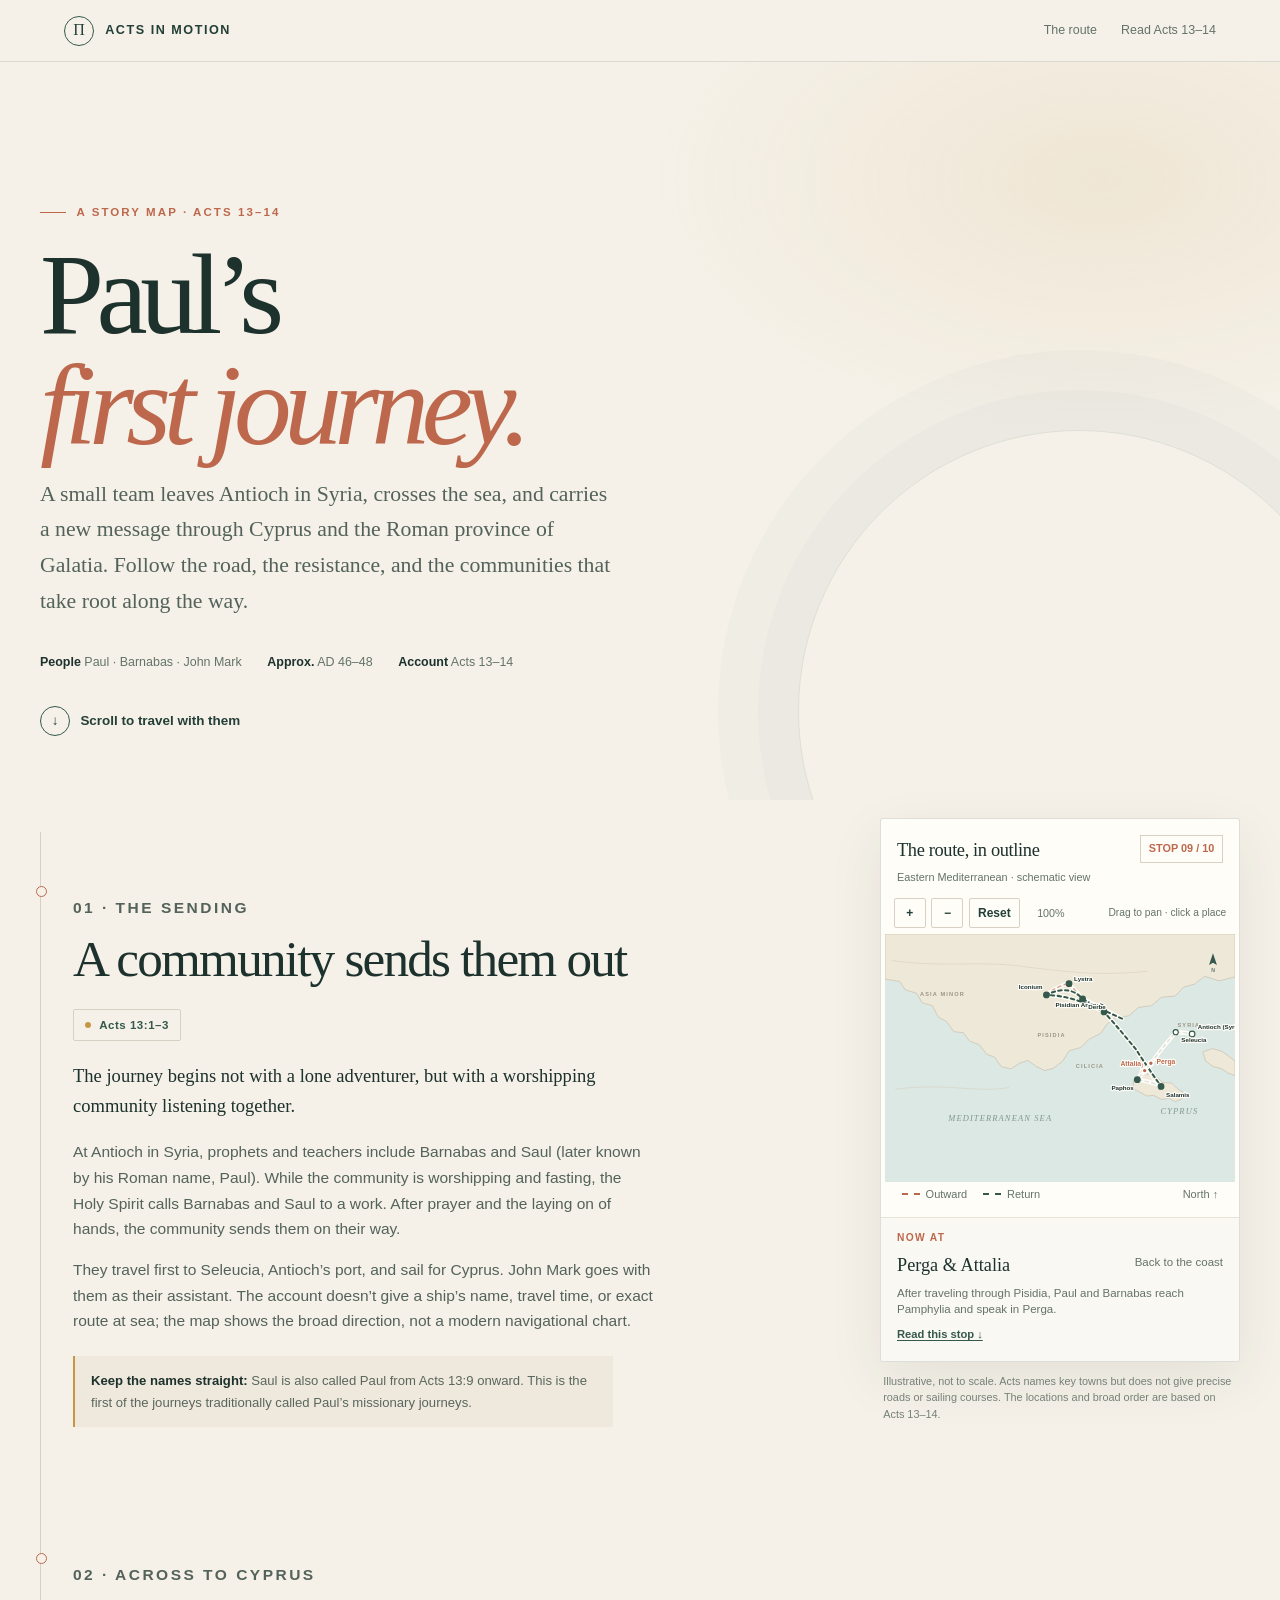
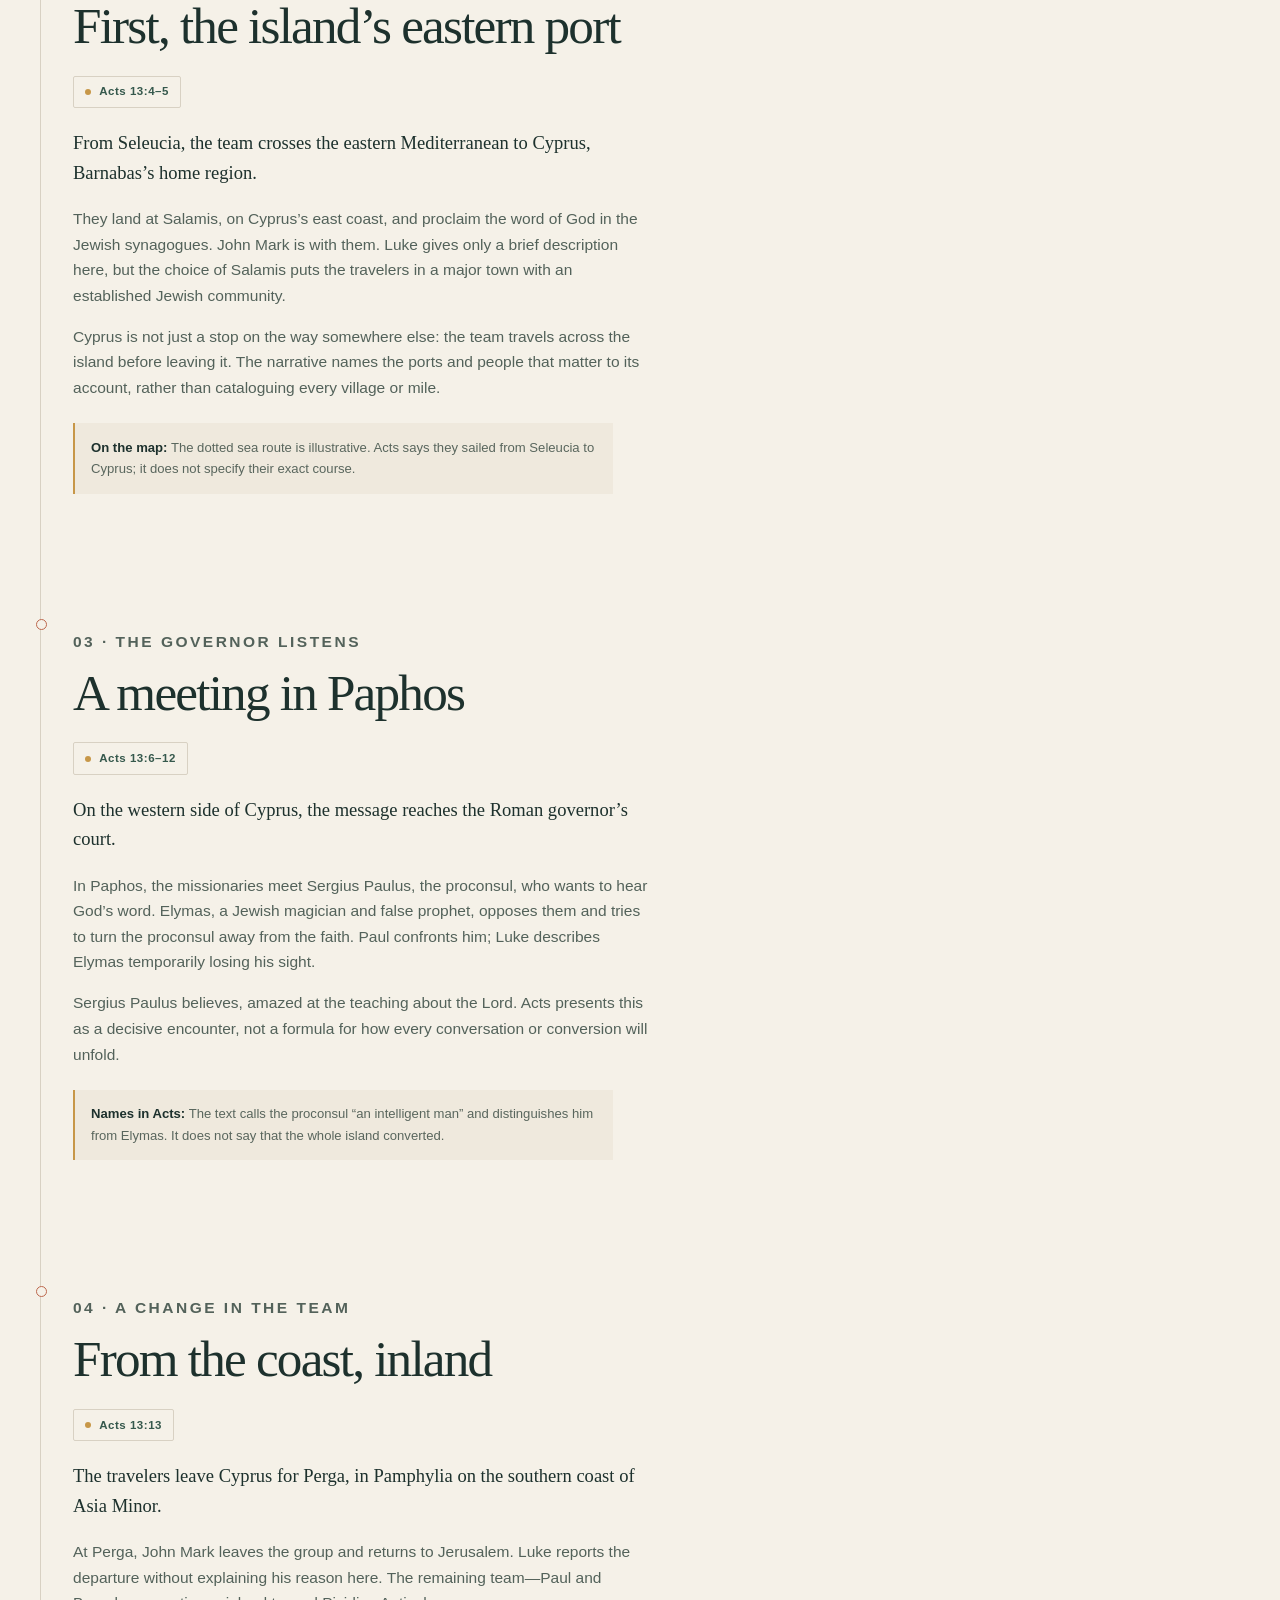
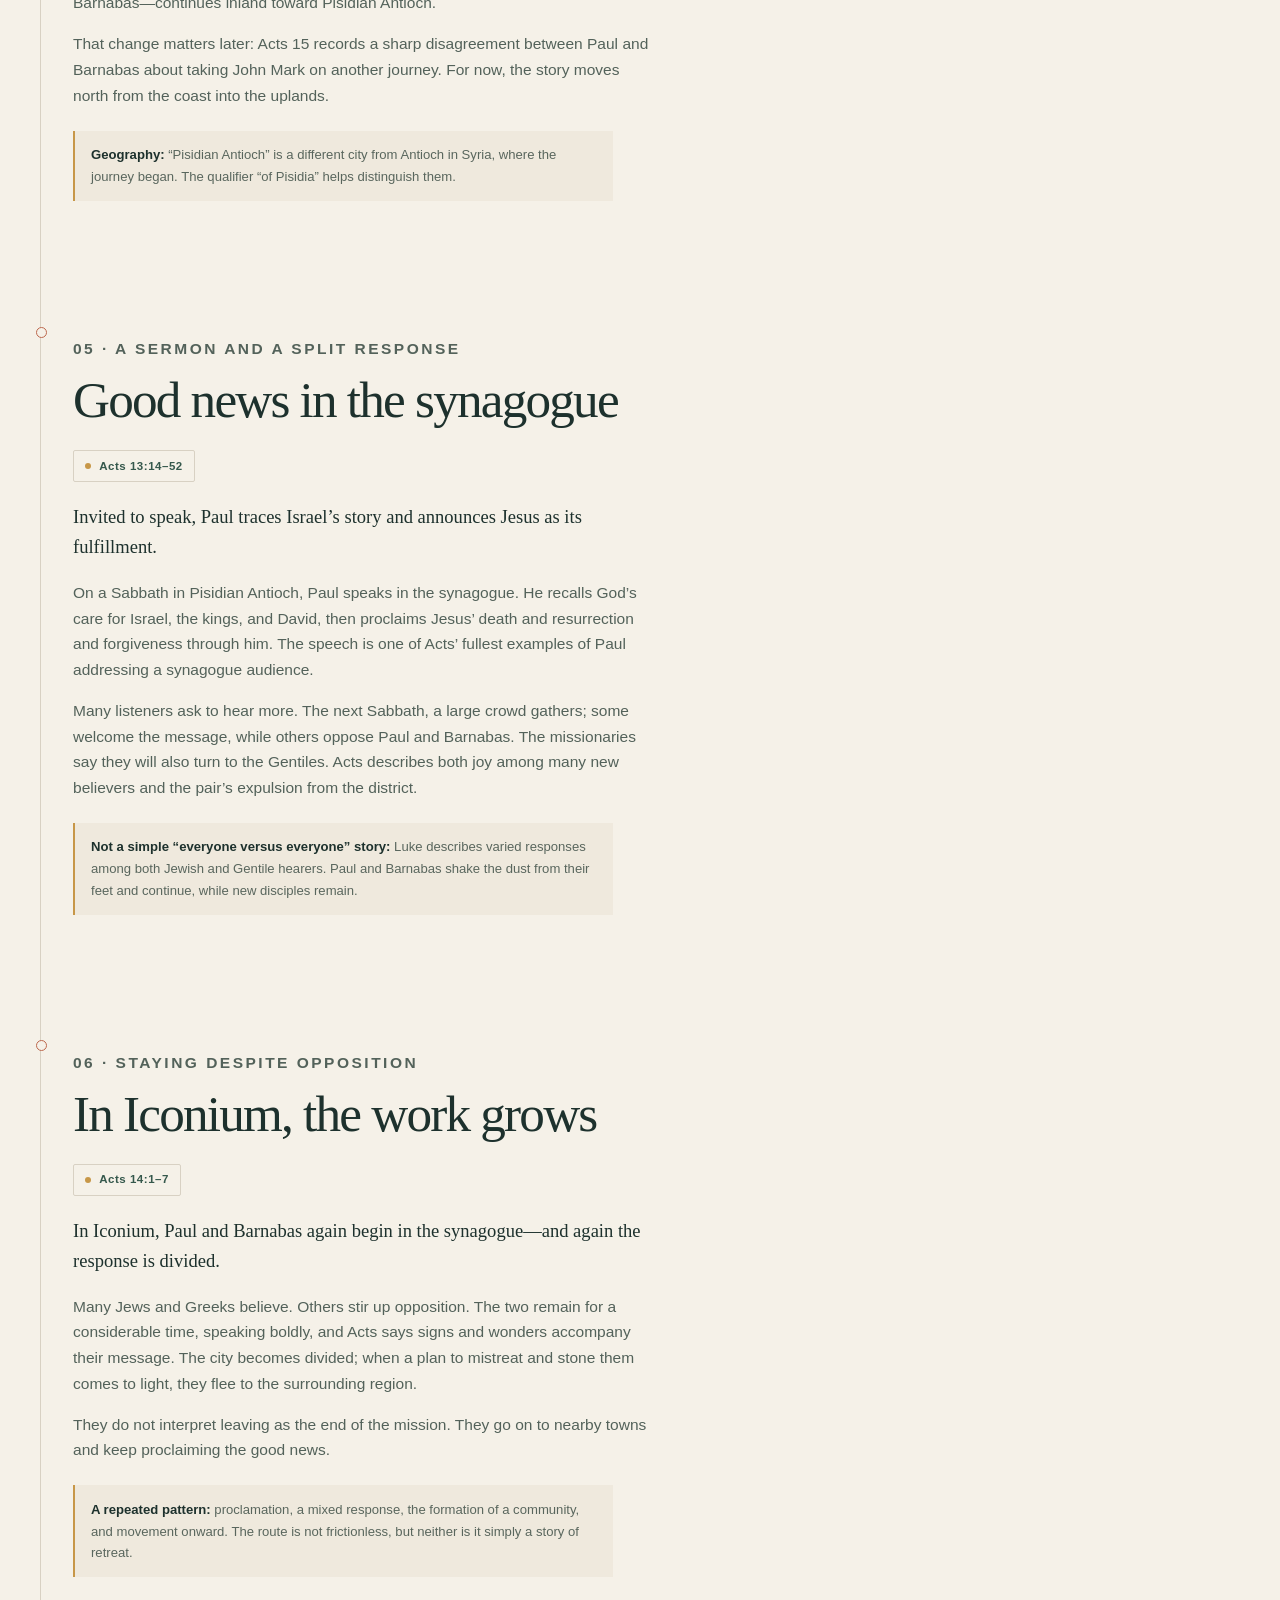
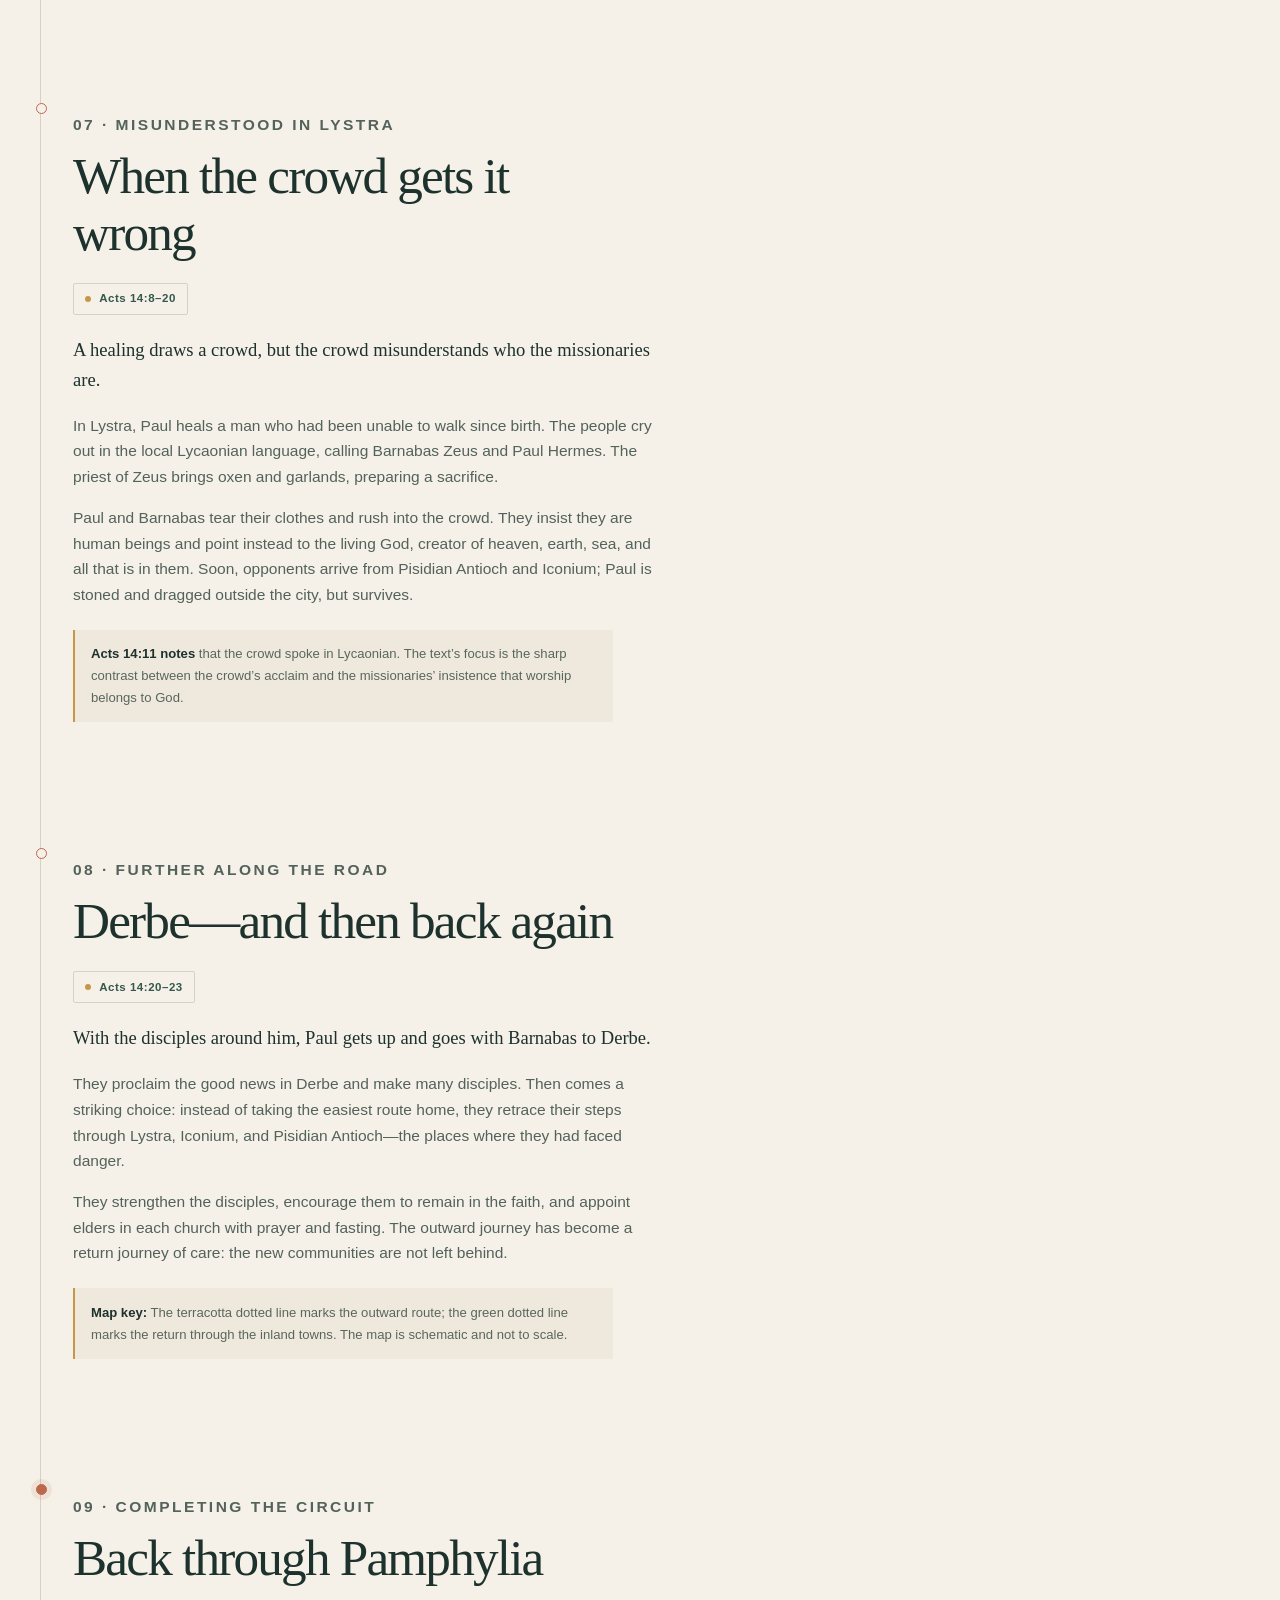
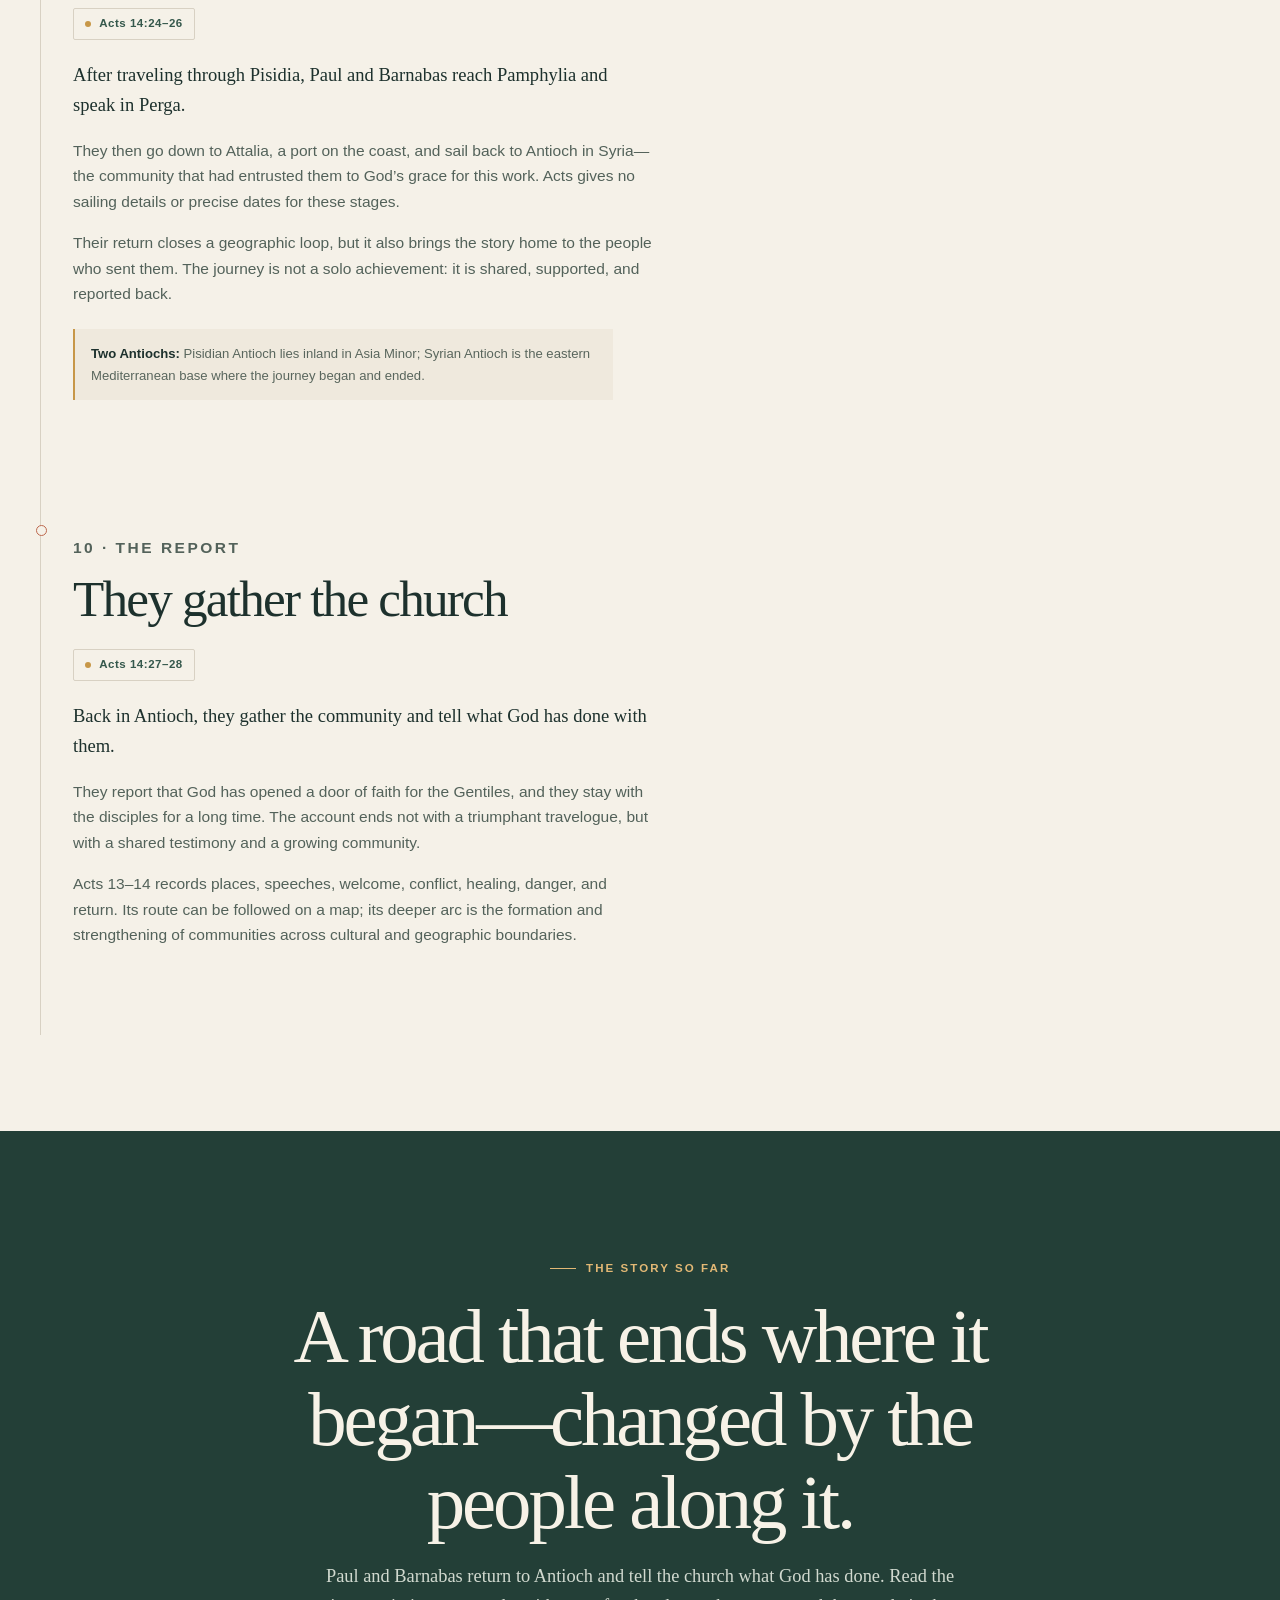
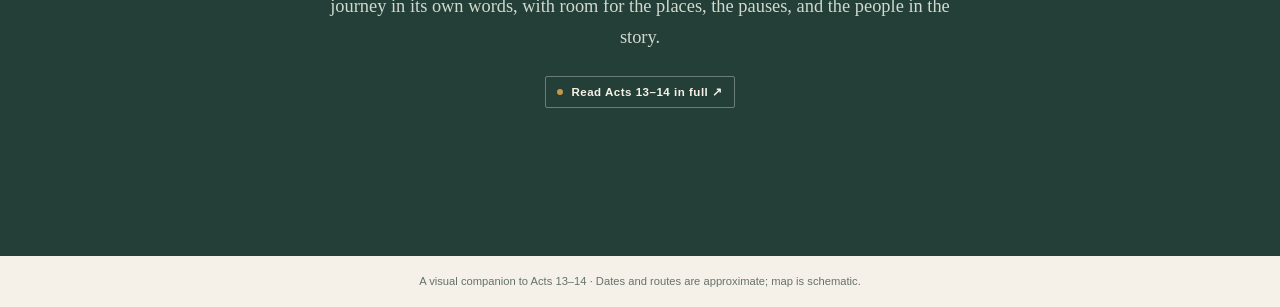
<file: index.html>
<!doctype html>
<html lang="en">
<head>
  <meta charset="utf-8">
  <meta name="viewport" content="width=device-width, initial-scale=1">
  <meta name="theme-color" content="#f5f1e8">
  <meta name="description" content="Follow Paul and Barnabas on their first missionary journey through Cyprus and southern Galatia, as told in Acts 13–14.">
  <title>Paul’s First Journey — A Story Map</title>
  <style>
    :root {
      color-scheme: light;
      --paper: #f5f1e8;
      --paper-deep: #ebe4d6;
      --ink: #1d312d;
      --muted: #64736a;
      --green: #35584c;
      --green-dark: #233f37;
      --terra: #bd684d;
      --gold: #c79748;
      --sea: #dce8e4;
      --line: #d8d1c3;
      --white: #fffdf8;
      --serif: Georgia, "Times New Roman", serif;
      --sans: "Segoe UI", "Helvetica Neue", Arial, sans-serif;
    }

    * { box-sizing: border-box; }
    html { scroll-behavior: smooth; scroll-padding-top: 5rem; }
    body {
      margin: 0;
      background: var(--paper);
      color: var(--ink);
      font-family: var(--sans);
      line-height: 1.65;
      -webkit-font-smoothing: antialiased;
    }
    a { color: inherit; }
    button { font: inherit; }
    .skip-link {
      position: fixed;
      top: .75rem;
      left: .75rem;
      z-index: 20;
      padding: .65rem 1rem;
      transform: translateY(-160%);
      background: var(--ink);
      color: white;
    }
    .skip-link:focus { transform: none; }
    .topbar {
      position: sticky;
      z-index: 10;
      top: 0;
      display: flex;
      align-items: center;
      justify-content: space-between;
      min-height: 62px;
      padding: 0 clamp(1.2rem, 5vw, 5rem);
      border-bottom: 1px solid rgba(29, 49, 45, .12);
      background: rgba(245, 241, 232, .94);
      backdrop-filter: blur(12px);
    }
    .brand {
      display: flex;
      gap: .7rem;
      align-items: center;
      color: var(--green-dark);
      font-size: .79rem;
      font-weight: 750;
      letter-spacing: .12em;
      text-decoration: none;
      text-transform: uppercase;
    }
    .brand-mark {
      display: grid;
      width: 30px;
      height: 30px;
      place-items: center;
      border: 1px solid var(--green);
      border-radius: 50%;
      font-family: var(--serif);
      font-size: 1rem;
      font-weight: 400;
      letter-spacing: 0;
    }
    .topbar nav { display: flex; gap: 1.5rem; }
    .topbar nav a {
      color: var(--muted);
      font-size: .78rem;
      text-decoration: none;
    }
    .topbar nav a:hover, .topbar nav a:focus-visible { color: var(--terra); }

    .hero {
      position: relative;
      overflow: hidden;
      padding: clamp(4.5rem, 11vw, 9.5rem) max(1.25rem, calc((100vw - 1200px) / 2)) 4rem;
      background:
        radial-gradient(ellipse at 86% 16%, rgba(199, 151, 72, .12), transparent 28rem),
        var(--paper);
    }
    .hero::after {
      position: absolute;
      right: -5rem;
      bottom: -12rem;
      width: 35rem;
      height: 35rem;
      border: 1px solid rgba(53, 88, 76, .12);
      border-radius: 50%;
      box-shadow: 0 0 0 2.5rem rgba(53, 88, 76, .025), 0 0 0 5rem rgba(53, 88, 76, .025);
      content: "";
      pointer-events: none;
    }
    .eyebrow {
      display: flex;
      gap: .65rem;
      align-items: center;
      margin: 0 0 1.1rem;
      color: var(--terra);
      font-size: .72rem;
      font-weight: 800;
      letter-spacing: .18em;
      text-transform: uppercase;
    }
    .eyebrow::before { width: 26px; height: 1px; background: currentColor; content: ""; }
    h1, h2, h3, p { margin-top: 0; }
    h1, h2, h3 { font-family: var(--serif); font-weight: 400; }
    h1 {
      max-width: 860px;
      margin-bottom: 1rem;
      font-size: clamp(3.5rem, 9vw, 7.7rem);
      letter-spacing: -.065em;
      line-height: .96;
    }
    h1 span { color: var(--terra); font-style: italic; }
    .hero-intro {
      max-width: 580px;
      margin-bottom: 2rem;
      color: #53625a;
      font-family: var(--serif);
      font-size: clamp(1.1rem, 2vw, 1.36rem);
      line-height: 1.65;
    }
    .hero-meta { display: flex; flex-wrap: wrap; gap: .65rem 1.6rem; color: var(--muted); font-size: .78rem; }
    .hero-meta strong { color: var(--ink); font-weight: 700; }
    .begin-link {
      display: inline-flex;
      gap: .65rem;
      align-items: center;
      margin-top: 2.1rem;
      color: var(--green-dark);
      font-size: .84rem;
      font-weight: 750;
      text-decoration: none;
    }
    .begin-link span { display: grid; width: 30px; height: 30px; place-items: center; border: 1px solid var(--green); border-radius: 50%; }

    .journey-layout {
      display: grid;
      grid-template-columns: minmax(0, 1.3fr) minmax(265px, .75fr);
      gap: clamp(1.75rem, 4vw, 4rem);
      width: min(1200px, calc(100% - 3rem));
      margin: 0 auto;
      align-items: start;
    }
    .chapters { padding: 2rem 0 6rem; }
    .chapter {
      position: relative;
      min-height: 64vh;
      padding: clamp(2.5rem, 7vh, 5.5rem) 0 clamp(3rem, 8vh, 6.5rem) 2rem;
      border-left: 1px solid var(--line);
      scroll-margin-top: 5.5rem;
    }
    .chapter:last-child { min-height: 50vh; }
    .chapter::before {
      position: absolute;
      top: 3.35rem;
      left: -5px;
      width: 9px;
      height: 9px;
      border: 1px solid var(--terra);
      border-radius: 50%;
      background: var(--paper);
      content: "";
      transition: background .25s, box-shadow .25s;
    }
    .chapter.is-active::before { background: var(--terra); box-shadow: 0 0 0 5px rgba(189, 104, 77, .12); }
    .chapter-number { margin-bottom: .65rem; color: var(--terra); font-size: .7rem; font-weight: 800; letter-spacing: .16em; text-transform: uppercase; }
    .chapter h2 { max-width: 560px; margin-bottom: 1rem; font-size: clamp(2rem, 4vw, 3.25rem); letter-spacing: -.035em; line-height: 1.1; }
    .chapter p { max-width: 580px; color: #53625a; font-size: .97rem; }
    .chapter .lead { color: var(--ink); font-family: var(--serif); font-size: 1.16rem; line-height: 1.6; }
    .scripture {
      display: inline-flex;
      align-items: center;
      gap: .5rem;
      margin: .35rem 0 1.25rem;
      padding: .35rem .7rem;
      border: 1px solid var(--line);
      border-radius: 2px;
      color: var(--green);
      font-size: .72rem;
      font-weight: 750;
      letter-spacing: .045em;
      text-decoration: none;
    }
    .scripture::before { width: 6px; height: 6px; border-radius: 50%; background: var(--gold); content: ""; }
    .scripture:hover { border-color: var(--green); }
    .note {
      max-width: 540px;
      margin-top: 1.4rem;
      padding: .85rem 1rem;
      border-left: 2px solid var(--gold);
      background: rgba(235, 228, 214, .55);
      color: #59665d;
      font-size: .82rem;
    }
    .note strong { color: var(--ink); }

    .map-column { position: sticky; top: 78px; width: 100%; max-width: 360px; justify-self: end; padding: 1.1rem 0 2rem; }
    .map-card {
      overflow: hidden;
      border: 1px solid rgba(29, 49, 45, .15);
      border-radius: 3px;
      background: var(--white);
      box-shadow: 0 18px 55px rgba(43, 53, 44, .08);
    }
    .map-heading { display: flex; justify-content: space-between; gap: .6rem; align-items: flex-start; padding: 1rem 1rem .5rem; }
    .map-heading h2 { margin: 0; font-size: 1.15rem; letter-spacing: -.02em; }
    .map-heading p { margin: .2rem 0 0; color: var(--muted); font-size: .68rem; }
    .map-counter { padding: .25rem .48rem; border: 1px solid var(--line); color: var(--terra); font-size: .68rem; font-weight: 800; white-space: nowrap; }
    .map-compact-place { display: none; max-width: 10rem; overflow: hidden; color: var(--muted); font-size: .7rem; text-overflow: ellipsis; white-space: nowrap; }
    .map-body[hidden] { display: none; }
    .map-controls { display: flex; gap: .35rem; align-items: center; padding: .25rem .8rem .35rem; }
    .map-controls button, .map-toggle {
      min-width: 32px;
      min-height: 30px;
      padding: .25rem .5rem;
      border: 1px solid var(--line);
      border-radius: 2px;
      background: var(--white);
      color: var(--green-dark);
      cursor: pointer;
      font-size: .75rem;
      font-weight: 700;
    }
    .map-controls button:hover, .map-toggle:hover { border-color: var(--green); background: #f3f5ef; }
    .map-controls button:focus-visible, .map-toggle:focus-visible, .map-pin:focus-visible { outline: 3px solid var(--gold); outline-offset: 2px; }
    .map-controls .zoom-level { min-width: 3.2rem; color: var(--muted); font-size: .67rem; text-align: center; }
    .map-controls .map-help { margin-left: auto; color: var(--muted); font-size: .64rem; }
    .map-toggle { display: none; min-width: auto; white-space: nowrap; }
    .map-viewport { padding: 0 .25rem; overflow: hidden; }
    .map-viewport svg { display: block; width: 100%; height: auto; }
    .land { fill: #eee8d9; stroke: #cfc7b5; stroke-width: 1.5; }
    .coast-detail { fill: none; stroke: #d7cebd; stroke-width: 1; }
    .water-label { fill: #809790; font-family: var(--serif); font-size: 15px; font-style: italic; letter-spacing: 2px; }
    .region-label { fill: #9a9585; font-family: var(--sans); font-size: 10px; font-weight: 700; letter-spacing: 2px; }
    .route-under { fill: none; stroke: #fffdf8; stroke-linecap: round; stroke-linejoin: round; stroke-width: 7; }
    .route-line { fill: none; stroke: var(--terra); stroke-dasharray: 6 6; stroke-linecap: round; stroke-linejoin: round; stroke-width: 2.5; }
    .route-part { opacity: .16; transition: opacity .3s, stroke-width .3s; }
    .route-part.is-past { opacity: .62; }
    .route-part.is-active { opacity: 1; stroke-width: 3.6; }
    .route-return { stroke: var(--green); }
    .route-return.is-active { stroke-width: 3.6; }
    .map-pin { cursor: pointer; }
    .map-pin circle { fill: var(--white); stroke: var(--green); stroke-width: 2; transition: fill .2s, r .2s; }
    .map-pin.is-active circle { fill: var(--terra); stroke: white; stroke-width: 3; }
    .map-pin.is-past circle { fill: var(--green); }
    .map-pin text { fill: var(--ink); font-family: var(--sans); font-size: 11px; font-weight: 700; paint-order: stroke; stroke: var(--white); stroke-linejoin: round; stroke-width: 4px; }
    .map-pin.is-active text { fill: var(--terra); font-size: 12px; }
    .map-caption { display: flex; justify-content: space-between; gap: .8rem; align-items: center; padding: .15rem 1.3rem .9rem; color: var(--muted); font-size: .69rem; }
    .legend { display: flex; gap: 1rem; align-items: center; }
    .legend-item { display: inline-flex; gap: .36rem; align-items: center; }
    .legend-line { width: 18px; border-top: 2px dashed var(--terra); }
    .legend-line.return { border-color: var(--green); }
    .map-current { min-height: 78px; padding: .75rem 1rem .9rem; border-top: 1px solid #e8e3d9; background: #faf8f2; }
    .map-current small { display: block; margin-bottom: .15rem; color: var(--terra); font-size: .64rem; font-weight: 800; letter-spacing: .13em; text-transform: uppercase; }
    .map-current strong { font-family: var(--serif); font-size: 1.14rem; font-weight: 400; }
    .map-current span { float: right; padding-top: .2rem; color: var(--muted); font-size: .72rem; }
    .map-description { margin: .3rem 0 0; color: #64736a; font-size: .72rem; line-height: 1.45; }
    .map-read-link { display: inline-block; margin-top: .45rem; color: var(--green); font-size: .7rem; font-weight: 750; text-decoration-thickness: 1px; text-underline-offset: 2px; }
    .map-note { margin: .7rem .2rem 0; color: #758078; font-size: .68rem; line-height: 1.5; }

    .closing {
      padding: clamp(4rem, 10vw, 8rem) 1.5rem;
      background: var(--green-dark);
      color: #f7f2e7;
      text-align: center;
    }
    .closing .eyebrow { justify-content: center; color: #e2b875; }
    .closing h2 { max-width: 780px; margin: 0 auto 1rem; font-size: clamp(2.5rem, 6vw, 5rem); letter-spacing: -.04em; line-height: 1.08; }
    .closing > p:not(.eyebrow) { max-width: 650px; margin: 0 auto; color: #d1d9cf; font-family: var(--serif); font-size: 1.15rem; }
    .closing .scripture { margin-top: 1.5rem; border-color: rgba(255,255,255,.32); color: #f7f2e7; }
    .footer { padding: 1rem; color: var(--muted); font-size: .7rem; text-align: center; }
    .no-script { margin: 1rem; padding: .75rem; background: #fff3d4; color: #493c22; font-size: .85rem; }

    @media (max-width: 850px) {
      .hero { padding-top: 5.5rem; }
      .journey-layout { grid-template-columns: 1fr; gap: 0; width: min(650px, calc(100% - 2.5rem)); }
      .map-column { position: relative; top: auto; width: 100%; max-width: none; justify-self: stretch; z-index: 5; order: -1; padding: .35rem 0 .1rem; }
      .map-column.is-collapsed { position: sticky; top: 55px; }
      .map-card { box-shadow: 0 8px 24px rgba(43, 53, 44, .12); }
      .map-heading { align-items: center; padding: .45rem .7rem; }
      .map-heading h2 { font-size: .98rem; }
      .map-heading p { display: none; }
      .map-compact-place { display: inline-block; }
      .map-toggle { display: inline-block; }
      .map-viewport { max-height: 34vh; }
      .map-viewport svg { width: min(100%, 280px); max-height: 32vh; margin: 0 auto; }
      .map-caption { padding: 0 .8rem .45rem; font-size: .63rem; }
      .map-current { min-height: 0; padding: .55rem .8rem .65rem; }
      .map-current strong { font-size: .96rem; }
      .map-current span { font-size: .64rem; }
      .map-description { font-size: .68rem; }
      .map-note { display: none; }
      .chapters { padding-top: .5rem; }
      .chapter { min-height: 64vh; padding: 3rem 0 4rem 1.4rem; }
      .chapter::before { top: 3.45rem; }
    }
    @media (max-width: 520px) {
      .map-counter { display: none; }
      .map-controls .map-help { display: none; }
    }
    @media (max-width: 520px) {
      .topbar { min-height: 56px; padding: 0 1rem; }
      .topbar nav { gap: .8rem; }
      .topbar nav a { font-size: .7rem; }
      .brand { font-size: .68rem; }
      .brand-mark { width: 27px; height: 27px; }
      .hero { padding: 4.5rem 1.25rem 3.5rem; }
      h1 { font-size: clamp(3.15rem, 16vw, 5rem); }
      .hero-meta { gap: .4rem 1rem; font-size: .72rem; }
      .map-column { top: 50px; }
      .map-viewport { max-height: 32vh; }
      .map-viewport svg { max-height: 32vh; }
      .legend { gap: .6rem; }
      .chapter { min-height: 66vh; }
      .chapter p { font-size: .92rem; }
    }
    @media (prefers-reduced-motion: reduce) {
      *, *::before, *::after { scroll-behavior: auto !important; transition-duration: .01ms !important; }
    }
  </style>
</head>
<body>
  <a class="skip-link" href="#journey">Skip to the journey</a>
  <header class="topbar">
    <a class="brand" href="#top" aria-label="Paul’s First Journey, top of page"><span class="brand-mark">π</span> Acts in motion</a>
    <nav aria-label="Page navigation">
      <a href="#journey">The route</a>
      <a href="#reading">Read Acts 13–14</a>
    </nav>
  </header>

  <main id="top">
    <section class="hero" aria-labelledby="page-title">
      <p class="eyebrow">A story map · Acts 13–14</p>
      <h1 id="page-title">Paul’s<br><span>first journey.</span></h1>
      <p class="hero-intro">A small team leaves Antioch in Syria, crosses the sea, and carries a new message through Cyprus and the Roman province of Galatia. Follow the road, the resistance, and the communities that take root along the way.</p>
      <div class="hero-meta" aria-label="Journey details">
        <span><strong>People</strong> Paul · Barnabas · John Mark</span>
        <span><strong>Approx.</strong> AD 46–48</span>
        <span><strong>Account</strong> Acts 13–14</span>
      </div>
      <a class="begin-link" href="#journey"><span aria-hidden="true">↓</span> Scroll to travel with them</a>
    </section>

    <section class="journey-layout" id="journey" aria-label="Journey map and story">
      <div class="chapters">
        <article class="chapter is-active" id="chapter-1" data-stop="1" data-place="Antioch in Syria" data-region="Departure · Syria">
          <p class="chapter-number">01 · The sending</p>
          <h2>A community sends them out</h2>
          <a class="scripture" href="https://www.biblegateway.com/passage/?search=Acts%2013%3A1-3&version=NRSVUE" target="_blank" rel="noopener noreferrer">Acts 13:1–3</a>
          <p class="lead">The journey begins not with a lone adventurer, but with a worshipping community listening together.</p>
          <p>At Antioch in Syria, prophets and teachers include Barnabas and Saul (later known by his Roman name, Paul). While the community is worshipping and fasting, the Holy Spirit calls Barnabas and Saul to a work. After prayer and the laying on of hands, the community sends them on their way.</p>
          <p>They travel first to Seleucia, Antioch’s port, and sail for Cyprus. John Mark goes with them as their assistant. The account doesn’t give a ship’s name, travel time, or exact route at sea; the map shows the broad direction, not a modern navigational chart.</p>
          <div class="note"><strong>Keep the names straight:</strong> Saul is also called Paul from Acts 13:9 onward. This is the first of the journeys traditionally called Paul’s missionary journeys.</div>
        </article>

        <article class="chapter" id="chapter-2" data-stop="2" data-place="Salamis · Cyprus" data-region="Arrival · Cyprus">
          <p class="chapter-number">02 · Across to Cyprus</p>
          <h2>First, the island’s eastern port</h2>
          <a class="scripture" href="https://www.biblegateway.com/passage/?search=Acts%2013%3A4-5&version=NRSVUE" target="_blank" rel="noopener noreferrer">Acts 13:4–5</a>
          <p class="lead">From Seleucia, the team crosses the eastern Mediterranean to Cyprus, Barnabas’s home region.</p>
          <p>They land at Salamis, on Cyprus’s east coast, and proclaim the word of God in the Jewish synagogues. John Mark is with them. Luke gives only a brief description here, but the choice of Salamis puts the travelers in a major town with an established Jewish community.</p>
          <p>Cyprus is not just a stop on the way somewhere else: the team travels across the island before leaving it. The narrative names the ports and people that matter to its account, rather than cataloguing every village or mile.</p>
          <div class="note"><strong>On the map:</strong> The dotted sea route is illustrative. Acts says they sailed from Seleucia to Cyprus; it does not specify their exact course.</div>
        </article>

        <article class="chapter" id="chapter-3" data-stop="3" data-place="Paphos · Cyprus" data-region="The western coast">
          <p class="chapter-number">03 · The governor listens</p>
          <h2>A meeting in Paphos</h2>
          <a class="scripture" href="https://www.biblegateway.com/passage/?search=Acts%2013%3A6-12&version=NRSVUE" target="_blank" rel="noopener noreferrer">Acts 13:6–12</a>
          <p class="lead">On the western side of Cyprus, the message reaches the Roman governor’s court.</p>
          <p>In Paphos, the missionaries meet Sergius Paulus, the proconsul, who wants to hear God’s word. Elymas, a Jewish magician and false prophet, opposes them and tries to turn the proconsul away from the faith. Paul confronts him; Luke describes Elymas temporarily losing his sight.</p>
          <p>Sergius Paulus believes, amazed at the teaching about the Lord. Acts presents this as a decisive encounter, not a formula for how every conversation or conversion will unfold.</p>
          <div class="note"><strong>Names in Acts:</strong> The text calls the proconsul “an intelligent man” and distinguishes him from Elymas. It does not say that the whole island converted.</div>
        </article>

        <article class="chapter" id="chapter-4" data-stop="4" data-place="Perga · Pamphylia" data-region="Across to Asia Minor">
          <p class="chapter-number">04 · A change in the team</p>
          <h2>From the coast, inland</h2>
          <a class="scripture" href="https://www.biblegateway.com/passage/?search=Acts%2013%3A13&version=NRSVUE" target="_blank" rel="noopener noreferrer">Acts 13:13</a>
          <p class="lead">The travelers leave Cyprus for Perga, in Pamphylia on the southern coast of Asia Minor.</p>
          <p>At Perga, John Mark leaves the group and returns to Jerusalem. Luke reports the departure without explaining his reason here. The remaining team—Paul and Barnabas—continues inland toward Pisidian Antioch.</p>
          <p>That change matters later: Acts 15 records a sharp disagreement between Paul and Barnabas about taking John Mark on another journey. For now, the story moves north from the coast into the uplands.</p>
          <div class="note"><strong>Geography:</strong> “Pisidian Antioch” is a different city from Antioch in Syria, where the journey began. The qualifier “of Pisidia” helps distinguish them.</div>
        </article>

        <article class="chapter" id="chapter-5" data-stop="5" data-place="Pisidian Antioch" data-region="The highlands · Galatia">
          <p class="chapter-number">05 · A sermon and a split response</p>
          <h2>Good news in the synagogue</h2>
          <a class="scripture" href="https://www.biblegateway.com/passage/?search=Acts%2013%3A14-52&version=NRSVUE" target="_blank" rel="noopener noreferrer">Acts 13:14–52</a>
          <p class="lead">Invited to speak, Paul traces Israel’s story and announces Jesus as its fulfillment.</p>
          <p>On a Sabbath in Pisidian Antioch, Paul speaks in the synagogue. He recalls God’s care for Israel, the kings, and David, then proclaims Jesus’ death and resurrection and forgiveness through him. The speech is one of Acts’ fullest examples of Paul addressing a synagogue audience.</p>
          <p>Many listeners ask to hear more. The next Sabbath, a large crowd gathers; some welcome the message, while others oppose Paul and Barnabas. The missionaries say they will also turn to the Gentiles. Acts describes both joy among many new believers and the pair’s expulsion from the district.</p>
          <div class="note"><strong>Not a simple “everyone versus everyone” story:</strong> Luke describes varied responses among both Jewish and Gentile hearers. Paul and Barnabas shake the dust from their feet and continue, while new disciples remain.</div>
        </article>

        <article class="chapter" id="chapter-6" data-stop="6" data-place="Iconium" data-region="A new city">
          <p class="chapter-number">06 · Staying despite opposition</p>
          <h2>In Iconium, the work grows</h2>
          <a class="scripture" href="https://www.biblegateway.com/passage/?search=Acts%2014%3A1-7&version=NRSVUE" target="_blank" rel="noopener noreferrer">Acts 14:1–7</a>
          <p class="lead">In Iconium, Paul and Barnabas again begin in the synagogue—and again the response is divided.</p>
          <p>Many Jews and Greeks believe. Others stir up opposition. The two remain for a considerable time, speaking boldly, and Acts says signs and wonders accompany their message. The city becomes divided; when a plan to mistreat and stone them comes to light, they flee to the surrounding region.</p>
          <p>They do not interpret leaving as the end of the mission. They go on to nearby towns and keep proclaiming the good news.</p>
          <div class="note"><strong>A repeated pattern:</strong> proclamation, a mixed response, the formation of a community, and movement onward. The route is not frictionless, but neither is it simply a story of retreat.</div>
        </article>

        <article class="chapter" id="chapter-7" data-stop="7" data-place="Lystra" data-region="The Lycaonian countryside">
          <p class="chapter-number">07 · Misunderstood in Lystra</p>
          <h2>When the crowd gets it wrong</h2>
          <a class="scripture" href="https://www.biblegateway.com/passage/?search=Acts%2014%3A8-20&version=NRSVUE" target="_blank" rel="noopener noreferrer">Acts 14:8–20</a>
          <p class="lead">A healing draws a crowd, but the crowd misunderstands who the missionaries are.</p>
          <p>In Lystra, Paul heals a man who had been unable to walk since birth. The people cry out in the local Lycaonian language, calling Barnabas Zeus and Paul Hermes. The priest of Zeus brings oxen and garlands, preparing a sacrifice.</p>
          <p>Paul and Barnabas tear their clothes and rush into the crowd. They insist they are human beings and point instead to the living God, creator of heaven, earth, sea, and all that is in them. Soon, opponents arrive from Pisidian Antioch and Iconium; Paul is stoned and dragged outside the city, but survives.</p>
          <div class="note"><strong>Acts 14:11 notes</strong> that the crowd spoke in Lycaonian. The text’s focus is the sharp contrast between the crowd’s acclaim and the missionaries’ insistence that worship belongs to God.</div>
        </article>

        <article class="chapter" id="chapter-8" data-stop="8" data-place="Derbe" data-region="The outward turning point">
          <p class="chapter-number">08 · Further along the road</p>
          <h2>Derbe—and then back again</h2>
          <a class="scripture" href="https://www.biblegateway.com/passage/?search=Acts%2014%3A20-23&version=NRSVUE" target="_blank" rel="noopener noreferrer">Acts 14:20–23</a>
          <p class="lead">With the disciples around him, Paul gets up and goes with Barnabas to Derbe.</p>
          <p>They proclaim the good news in Derbe and make many disciples. Then comes a striking choice: instead of taking the easiest route home, they retrace their steps through Lystra, Iconium, and Pisidian Antioch—the places where they had faced danger.</p>
          <p>They strengthen the disciples, encourage them to remain in the faith, and appoint elders in each church with prayer and fasting. The outward journey has become a return journey of care: the new communities are not left behind.</p>
          <div class="note"><strong>Map key:</strong> The terracotta dotted line marks the outward route; the green dotted line marks the return through the inland towns. The map is schematic and not to scale.</div>
        </article>

        <article class="chapter" id="chapter-9" data-stop="9" data-place="Perga & Attalia" data-region="Back to the coast">
          <p class="chapter-number">09 · Completing the circuit</p>
          <h2>Back through Pamphylia</h2>
          <a class="scripture" href="https://www.biblegateway.com/passage/?search=Acts%2014%3A24-26&version=NRSVUE" target="_blank" rel="noopener noreferrer">Acts 14:24–26</a>
          <p class="lead">After traveling through Pisidia, Paul and Barnabas reach Pamphylia and speak in Perga.</p>
          <p>They then go down to Attalia, a port on the coast, and sail back to Antioch in Syria—the community that had entrusted them to God’s grace for this work. Acts gives no sailing details or precise dates for these stages.</p>
          <p>Their return closes a geographic loop, but it also brings the story home to the people who sent them. The journey is not a solo achievement: it is shared, supported, and reported back.</p>
          <div class="note"><strong>Two Antiochs:</strong> Pisidian Antioch lies inland in Asia Minor; Syrian Antioch is the eastern Mediterranean base where the journey began and ended.</div>
        </article>

        <article class="chapter" id="chapter-10" data-stop="10" data-place="Antioch in Syria" data-region="Home · and the story continues">
          <p class="chapter-number">10 · The report</p>
          <h2>They gather the church</h2>
          <a class="scripture" href="https://www.biblegateway.com/passage/?search=Acts%2014%3A27-28&version=NRSVUE" target="_blank" rel="noopener noreferrer">Acts 14:27–28</a>
          <p class="lead">Back in Antioch, they gather the community and tell what God has done with them.</p>
          <p>They report that God has opened a door of faith for the Gentiles, and they stay with the disciples for a long time. The account ends not with a triumphant travelogue, but with a shared testimony and a growing community.</p>
          <p>Acts 13–14 records places, speeches, welcome, conflict, healing, danger, and return. Its route can be followed on a map; its deeper arc is the formation and strengthening of communities across cultural and geographic boundaries.</p>
        </article>
      </div>

      <aside class="map-column" aria-label="Interactive map of Paul's first journey">
        <div class="map-card">
          <div class="map-heading">
            <div><h2>The route, in outline</h2><p>Eastern Mediterranean · schematic view</p></div>
            <span class="map-counter" id="map-counter" aria-live="polite">STOP 01 / 10</span>
            <span class="map-compact-place" id="compact-place">Antioch in Syria</span>
            <button class="map-toggle" id="map-toggle" type="button" aria-expanded="true" aria-controls="map-body">Hide map</button>
          </div>
          <div class="map-body" id="map-body">
          <div class="map-controls" aria-label="Map controls">
            <button type="button" id="zoom-in" aria-label="Zoom in">+</button>
            <button type="button" id="zoom-out" aria-label="Zoom out">−</button>
            <button type="button" id="zoom-reset">Reset</button>
            <span class="zoom-level" id="zoom-level" aria-live="polite">100%</span>
            <span class="map-help">Drag to pan · click a place</span>
          </div>
          <div class="map-viewport">
            <svg viewBox="0 0 620 440" role="group" aria-labelledby="map-title map-desc">
              <title id="map-title">Schematic map of Paul and Barnabas’s first journey</title>
              <desc id="map-desc">The journey starts at Antioch in Syria, crosses to Cyprus, travels north to Pisidian Antioch, Iconium, Lystra, and Derbe, then returns through the inland towns and the coast to Syrian Antioch.</desc>
              <g id="map-art">
              <rect x="0" y="0" width="620" height="440" rx="2" fill="#dce8e4"/>
              <path class="land" d="M0 0H620V76L592 83 566 75 548 89 529 94 514 110 490 112 472 127 449 130 432 145 409 148 393 160 382 176 361 187 347 201 326 207 315 225 298 238 283 242 267 234 253 224 238 229 223 239 206 235 194 218 180 213 167 196 150 190 139 175 122 173 109 155 94 147 84 127 66 122 56 105 36 99 26 84 0 80Z"/>
              <path class="land" d="M440 258L460 247 480 252 492 263 508 264 518 274 529 281 526 292 514 297 504 291 490 293 476 286 464 287 451 280 440 274Z"/>
              <path class="land" d="M563 209L580 203 597 208 611 218 620 225V251L607 246 595 238 581 235 568 225Z"/>
              <path class="coast-detail" d="M12 47C103 60 162 47 240 57S382 75 465 66M18 275C111 263 155 282 220 272"/>
              <text class="water-label" x="112" y="331">MEDITERRANEAN SEA</text>
              <text class="water-label" x="488" y="318">CYPRUS</text>
              <text class="region-label" x="62" y="110">ASIA MINOR</text>
              <text class="region-label" x="270" y="183">PISIDIA</text>
              <text class="region-label" x="338" y="238">CILICIA</text>
              <text class="region-label" x="518" y="164">SYRIA</text>

              <g aria-hidden="true">
                <path class="route-under" d="M544 177 Q530 174 515 174"/>
                <path class="route-line route-part" data-route="1" d="M544 177 Q530 174 515 174"/>
                <path class="route-under" d="M515 174 Q493 199 471 229 Q460 242 489 270"/>
                <path class="route-line route-part" data-route="2" d="M515 174 Q493 199 471 229 Q460 242 489 270"/>
                <path class="route-under" d="M489 270 Q476 261 447 258"/>
                <path class="route-line route-part" data-route="3" d="M489 270 Q476 261 447 258"/>
                <path class="route-under" d="M447 258 Q465 236 445 205 Q420 174 388 138"/>
                <path class="route-line route-part" data-route="4" d="M447 258 Q465 236 445 205 Q420 174 388 138"/>
                <path class="route-under" d="M388 138 Q333 109 286 108"/>
                <path class="route-line route-part" data-route="5" d="M388 138 Q333 109 286 108"/>
                <path class="route-under" d="M286 108 Q306 91 326 88"/>
                <path class="route-line route-part" data-route="6" d="M286 108 Q306 91 326 88"/>
                <path class="route-under" d="M326 88 Q340 103 350 115"/>
                <path class="route-line route-part" data-route="7" d="M326 88 Q340 103 350 115"/>
                <path class="route-under" d="M350 115 Q387 132 420 150"/>
                <path class="route-line route-part" data-route="8" d="M350 115 Q387 132 420 150"/>
                <path class="route-under" d="M420 150 Q386 135 350 115 Q326 88 286 108 Q333 109 388 138 Q420 174 445 205 Q465 236 489 270"/>
                <path class="route-line route-return route-part" data-route="9" d="M420 150 Q386 135 350 115 Q326 88 286 108 Q333 109 388 138 Q420 174 445 205 Q465 236 489 270"/>
                <path class="route-under" d="M489 270 Q476 263 447 258 Q460 242 471 229"/>
                <path class="route-line route-return route-part" data-route="10" d="M489 270 Q476 263 447 258 Q460 242 471 229"/>
                <path class="route-under" d="M471 229 Q493 199 515 174 Q530 174 544 177"/>
                <path class="route-line route-return route-part" data-route="10" d="M471 229 Q493 199 515 174 Q530 174 544 177"/>
              </g>
              <g class="map-pin" data-pin="1 10" data-story="chapter-1" tabindex="0" role="button" aria-label="Antioch in Syria. Open the journey story." transform="translate(544 177)"><circle r="5"/><text x="10" y="-8">Antioch (Syria)</text></g>
              <g class="map-pin" data-pin="0" data-story="chapter-1" tabindex="0" role="button" aria-label="Seleucia. Open the departure story." transform="translate(515 174)"><circle r="4.5"/><text x="10" y="17">Seleucia</text></g>
              <g class="map-pin" data-pin="2" data-story="chapter-2" tabindex="0" role="button" aria-label="Salamis, Cyprus. Open the Cyprus story." transform="translate(489 270)"><circle r="5"/><text x="9" y="18">Salamis</text></g>
              <g class="map-pin" data-pin="3" data-story="chapter-3" tabindex="0" role="button" aria-label="Paphos, Cyprus. Open the governor story." transform="translate(447 258)"><circle r="5"/><text x="-46" y="19">Paphos</text></g>
              <g class="map-pin" data-pin="4 9" data-story="chapter-4" tabindex="0" role="button" aria-label="Perga. Open the coast and inland story." transform="translate(471 229)"><circle r="4.5"/><text x="10" y="2">Perga</text></g>
              <g class="map-pin" data-pin="5" data-story="chapter-5" tabindex="0" role="button" aria-label="Pisidian Antioch. Open the synagogue story." transform="translate(388 138)"><circle r="5"/><text x="-86" y="-9">Pisidian Antioch</text></g>
              <g class="map-pin" data-pin="6" data-story="chapter-6" tabindex="0" role="button" aria-label="Iconium. Open the Iconium story." transform="translate(286 108)"><circle r="5"/><text x="-49" y="-10">Iconium</text></g>
              <g class="map-pin" data-pin="7" data-story="chapter-7" tabindex="0" role="button" aria-label="Lystra. Open the Lystra story." transform="translate(326 88)"><circle r="5"/><text x="9" y="-4">Lystra</text></g>
              <g class="map-pin" data-pin="8" data-story="chapter-8" tabindex="0" role="button" aria-label="Derbe. Open the return journey story." transform="translate(350 115)"><circle r="5"/><text x="10" y="17">Derbe</text></g>
              <g class="map-pin" data-pin="9" data-story="chapter-9" tabindex="0" role="button" aria-label="Attalia. Open the return to Antioch story." transform="translate(460 242)"><circle r="4.5"/><text x="-43" y="-8">Attalia</text></g>
              <g transform="translate(574 34)" aria-hidden="true">
                <path d="M0 21L7 0 14 21 7 17Z" fill="#35584c"/>
                <text x="7" y="33" text-anchor="middle" fill="#64736a" font-family="Arial,sans-serif" font-size="9" font-weight="700">N</text>
              </g>
              </g>
            </svg>
          </div>
          <div class="map-caption">
            <div class="legend" aria-label="Map route legend"><span class="legend-item"><i class="legend-line"></i>Outward</span><span class="legend-item"><i class="legend-line return"></i>Return</span></div>
            <span>North ↑</span>
          </div>
          <div class="map-current" aria-live="polite" aria-atomic="true">
            <small>Now at</small>
            <strong id="current-place">Antioch in Syria</strong>
            <span id="current-region">Departure · Syria</span>
            <p class="map-description" id="map-description">A worshipping community sends Barnabas and Saul from Antioch toward Cyprus.</p>
            <a class="map-read-link" id="map-read-link" href="#chapter-1">Read this stop ↓</a>
          </div>
          </div>
        </div>
        <p class="map-note">Illustrative, not to scale. Acts names key towns but does not give precise roads or sailing courses. The locations and broad order are based on Acts 13–14.</p>
      </aside>
    </section>

    <section class="closing" id="reading" aria-labelledby="closing-title">
      <p class="eyebrow">The story so far</p>
      <h2 id="closing-title">A road that ends where it began—changed by the people along it.</h2>
      <p>Paul and Barnabas return to Antioch and tell the church what God has done. Read the journey in its own words, with room for the places, the pauses, and the people in the story.</p>
      <a class="scripture" href="https://www.biblegateway.com/passage/?search=Acts%2013-14&version=NRSVUE" target="_blank" rel="noopener noreferrer">Read Acts 13–14 in full ↗</a>
    </section>
  </main>
  <footer class="footer">A visual companion to Acts 13–14 · Dates and routes are approximate; map is schematic.</footer>
  <noscript><p class="no-script">The complete story is on this page. Turn on JavaScript to see the map update as you scroll.</p></noscript>
  <script>
    (function () {
      "use strict";
      var chapters = Array.prototype.slice.call(document.querySelectorAll(".chapter"));
      var pins = Array.prototype.slice.call(document.querySelectorAll("[data-pin]"));
      var routes = Array.prototype.slice.call(document.querySelectorAll("[data-route]"));
      var currentPlace = document.getElementById("current-place");
      var currentRegion = document.getElementById("current-region");
      var counter = document.getElementById("map-counter");
      var mapSvg = document.querySelector(".map-viewport svg");
      var zoomLabel = document.getElementById("zoom-level");
      var mapBody = document.getElementById("map-body");
      var mapToggle = document.getElementById("map-toggle");
      var mapDescription = document.getElementById("map-description");
      var mapReadLink = document.getElementById("map-read-link");
      var compactPlace = document.getElementById("compact-place");
      var activeIndex = -1;
      var zoom = 1;
      var viewX = 0;
      var viewY = 0;
      var viewWidth = 620;
      var viewHeight = 440;
      var drag = null;

      function activate(chapter) {
        var index = chapters.indexOf(chapter);
        if (index < 0 || index === activeIndex) return;
        activeIndex = index;
        chapters.forEach(function (item, itemIndex) {
          item.classList.toggle("is-active", itemIndex === index);
        });
        pins.forEach(function (pin) {
          var pinNumbers = pin.getAttribute("data-pin").split(" ").map(Number);
          var isActive = pinNumbers.indexOf(index + 1) !== -1;
          var isPast = pinNumbers.every(function (pinNumber) { return pinNumber > 0 && pinNumber < index + 1; });
          pin.classList.toggle("is-active", isActive);
          pin.classList.toggle("is-past", !isActive && isPast);
        });
        routes.forEach(function (route) {
          var routeNumber = Number(route.getAttribute("data-route"));
          route.classList.toggle("is-active", routeNumber === index + 1);
          route.classList.toggle("is-past", routeNumber < index + 1);
        });
        currentPlace.textContent = chapter.getAttribute("data-place");
        compactPlace.textContent = chapter.getAttribute("data-place");
        currentRegion.textContent = chapter.getAttribute("data-region");
        mapDescription.textContent = chapter.querySelector(".lead").textContent;
        mapReadLink.href = "#" + chapter.id;
        counter.textContent = "STOP " + String(index + 1).padStart(2, "0") + " / " + String(chapters.length).padStart(2, "0");
      }

      function renderMap() {
        viewWidth = 620 / zoom;
        viewHeight = 440 / zoom;
        viewX = Math.max(0, Math.min(620 - viewWidth, viewX));
        viewY = Math.max(0, Math.min(440 - viewHeight, viewY));
        mapSvg.setAttribute("viewBox", [viewX, viewY, viewWidth, viewHeight].join(" "));
        zoomLabel.textContent = Math.round(zoom * 100) + "%";
      }

      function setZoom(nextZoom, focusX, focusY) {
        var oldWidth = viewWidth;
        var oldHeight = viewHeight;
        var next = Math.max(1, Math.min(3, nextZoom));
        if (next === zoom) return;
        var relativeX = focusX === undefined ? .5 : focusX;
        var relativeY = focusY === undefined ? .5 : focusY;
        var centerX = viewX + oldWidth * relativeX;
        var centerY = viewY + oldHeight * relativeY;
        zoom = next;
        viewWidth = 620 / zoom;
        viewHeight = 440 / zoom;
        viewX = centerX - viewWidth * relativeX;
        viewY = centerY - viewHeight * relativeY;
        renderMap();
      }

      document.getElementById("zoom-in").addEventListener("click", function () { setZoom(zoom * 1.25); });
      document.getElementById("zoom-out").addEventListener("click", function () { setZoom(zoom / 1.25); });
      document.getElementById("zoom-reset").addEventListener("click", function () {
        zoom = 1;
        viewX = 0;
        viewY = 0;
        renderMap();
      });
      mapSvg.addEventListener("wheel", function (event) {
        event.preventDefault();
        var bounds = mapSvg.getBoundingClientRect();
        setZoom(zoom * (event.deltaY < 0 ? 1.15 : 1 / 1.15),
          (event.clientX - bounds.left) / bounds.width,
          (event.clientY - bounds.top) / bounds.height);
      }, { passive: false });
      mapSvg.addEventListener("pointerdown", function (event) {
        if (event.target.closest(".map-pin")) return;
        drag = { x: event.clientX, y: event.clientY, viewX: viewX, viewY: viewY };
        mapSvg.setPointerCapture(event.pointerId);
      });
      mapSvg.addEventListener("pointermove", function (event) {
        if (!drag) return;
        var bounds = mapSvg.getBoundingClientRect();
        viewX = drag.viewX - (event.clientX - drag.x) * viewWidth / bounds.width;
        viewY = drag.viewY - (event.clientY - drag.y) * viewHeight / bounds.height;
        renderMap();
      });
      mapSvg.addEventListener("pointerup", function () { drag = null; });
      mapSvg.addEventListener("pointercancel", function () { drag = null; });

      function openStoryFromPin(pin) {
        var chapter = document.getElementById(pin.getAttribute("data-story"));
        if (!chapter) return;
        chapter.scrollIntoView({ behavior: "smooth", block: "start" });
        chapter.setAttribute("tabindex", "-1");
        chapter.focus({ preventScroll: true });
      }
      pins.forEach(function (pin) {
        pin.addEventListener("click", function () { openStoryFromPin(pin); });
        pin.addEventListener("keydown", function (event) {
          if (event.key === "Enter" || event.key === " ") {
            event.preventDefault();
            openStoryFromPin(pin);
          }
        });
      });
      function setMapExpanded(expanded) {
        mapBody.hidden = !expanded;
        mapToggle.setAttribute("aria-expanded", String(expanded));
        mapToggle.textContent = expanded ? "Hide map" : "Show map";
        document.querySelector(".map-column").classList.toggle("is-collapsed",
          window.matchMedia("(max-width: 850px)").matches && !expanded);
      }
      mapToggle.addEventListener("click", function () {
        setMapExpanded(mapToggle.getAttribute("aria-expanded") !== "true");
      });
      var compactLayout = window.matchMedia("(max-width: 850px)");
      function updateMapLayout(event) { setMapExpanded(!event.matches); }
      updateMapLayout(compactLayout);
      if (compactLayout.addEventListener) compactLayout.addEventListener("change", updateMapLayout);
      else compactLayout.addListener(updateMapLayout);

      if ("IntersectionObserver" in window) {
        var observer = new IntersectionObserver(function (entries) {
          var visible = entries.filter(function (entry) { return entry.isIntersecting; });
          if (visible.length) {
            visible.sort(function (a, b) {
              return Math.abs(a.boundingClientRect.top) - Math.abs(b.boundingClientRect.top);
            });
            activate(visible[0].target);
          }
        }, { rootMargin: "-34% 0px -44% 0px", threshold: 0 });
        chapters.forEach(function (chapter) { observer.observe(chapter); });
      } else {
        window.addEventListener("scroll", function () {
          var nearest = chapters.reduce(function (best, chapter) {
            var distance = Math.abs(chapter.getBoundingClientRect().top - window.innerHeight * .42);
            return distance < best.distance ? { chapter: chapter, distance: distance } : best;
          }, { chapter: chapters[0], distance: Infinity });
          activate(nearest.chapter);
        }, { passive: true });
      }
    }());
  </script>
</body>
</html>
</file>
